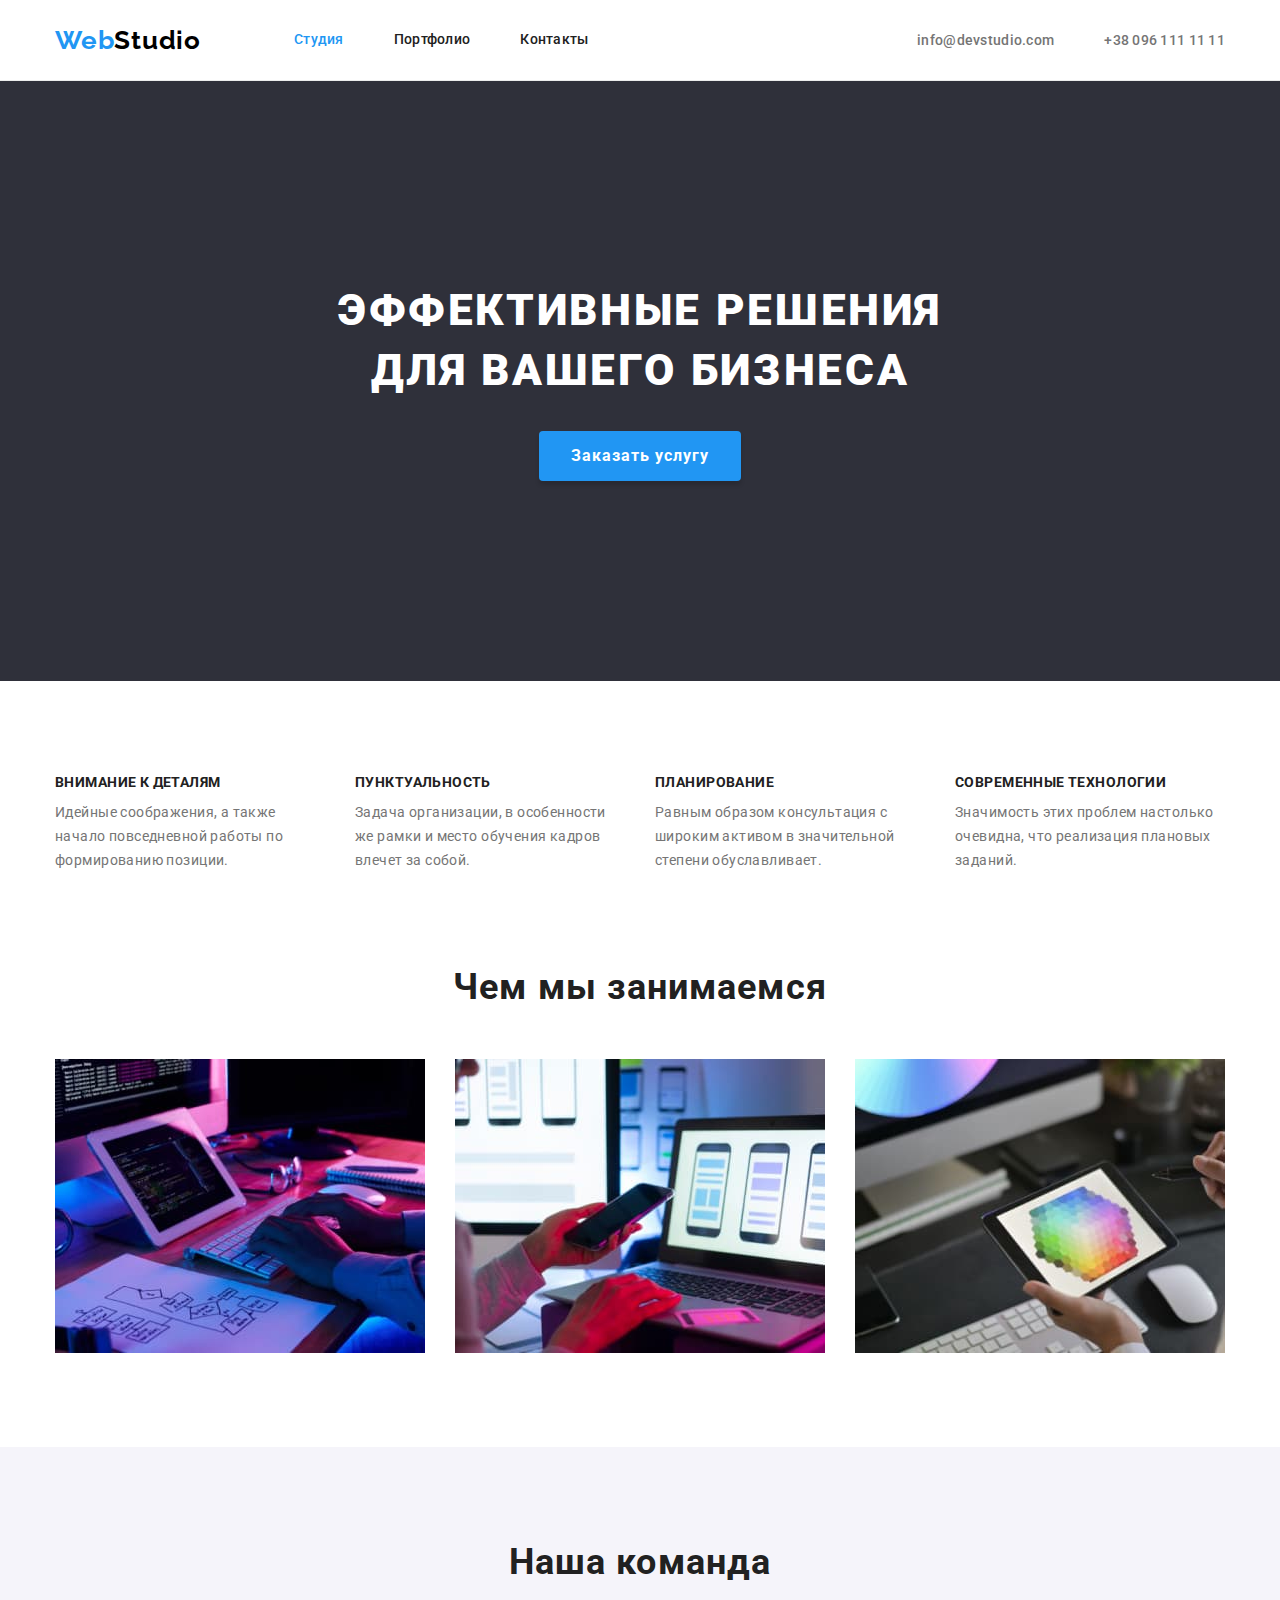
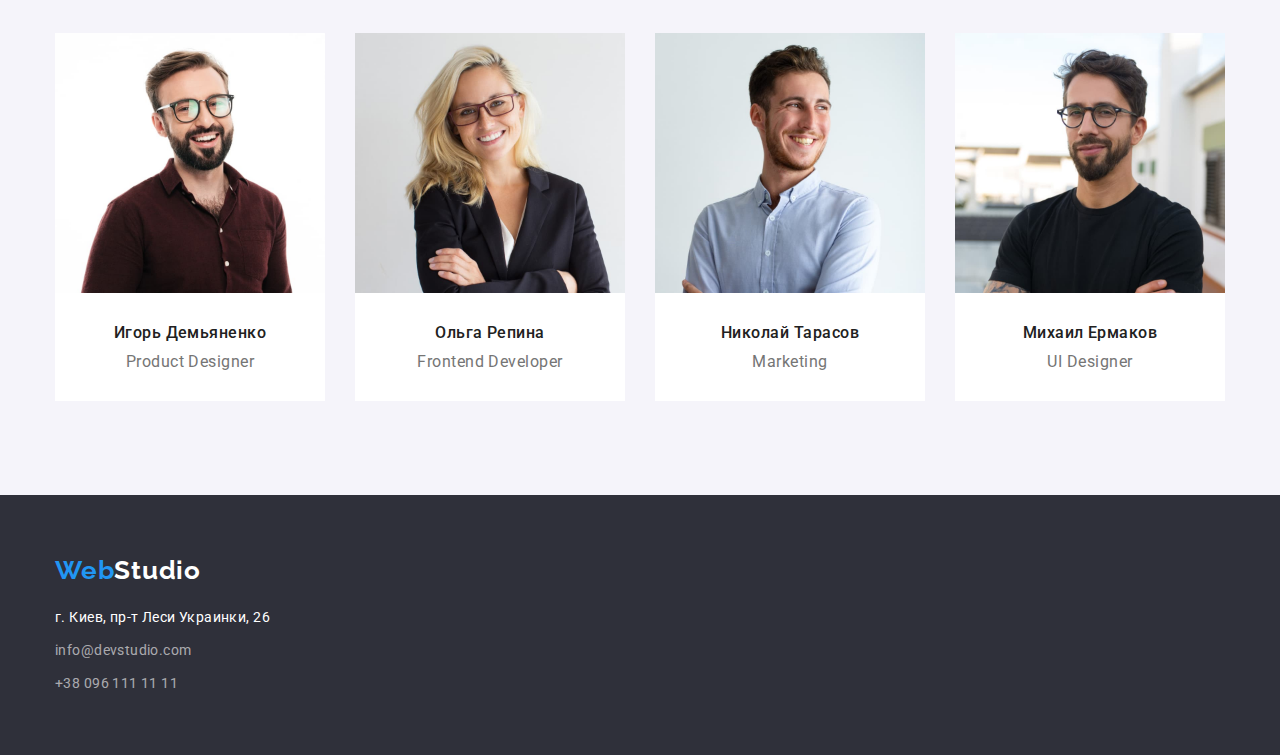
<file: index.html>
<!DOCTYPE html>
<html lang="ru">
  <head>
    <meta charset="UTF-8" />
    <meta http-equiv="X-UA-Compatible" content="IE=edge" />
    <meta name="viewport" content="width=device-width, initial-scale=1.0" />
    <title>Студія</title>
    <link rel="preconnect" href="https://fonts.googleapis.com" />
    <link rel="preconnect" href="https://fonts.gstatic.com" crossorigin />
    <link
      href="https://fonts.googleapis.com/css2?family=Raleway:wght@700&family=Roboto:wght@400;500;700;900&display=swap"
      rel="stylesheet"
    />
    <link rel="stylesheet" href="./modern-normalize/modern-normalize.css" />
    <link rel="stylesheet" href="./css/styles.css" />
  </head>
  <body>
    <!-- Header -->
    <header class="header-site">
      <div class="container">
        <nav class="navigation">
          <!-- Logo -->
          <a href="./index.html" class="logo" lang="en"
            >Web<span style="color: #000000">Studio</span>
          </a>
          <!-- Navigation -->
          <ul class="navigation-list list">
            <li class="navigation-item">
              <a href="./index.html" class="navigation-link link current">Студия</a>
            </li>
            <li class="navigation-item">
              <a href="./portfolio.html" class="navigation-link link">Портфолио</a>
            </li>
            <li class="navigation-item"><a href="" class="navigation-link link">Контакты</a></li>
          </ul>

          <!-- Contacts -->
          <ul class="header-contacts-list list">
            <li class="header-contacts-item">
              <a href="mailto:info@devstudio.com" class="header-mail link">info@devstudio.com</a>
            </li>
            <li class="header-contacts-item">
              <a href="tel:+380961111111" class="header-tel link">+38 096 111 11 11</a>
            </li>
          </ul>
        </nav>
      </div>
    </header>

    <main>
      <!-- Hero -->
      <section class="hero">
        <div class="container">
          <h1 class="hero-text">
            Эффективные решения<br />
            для вашего бизнеса
          </h1>
          <button class="hero-button" type="button">Заказать услугу</button>
        </div>
      </section>
      <!-- Feature -->
      <section class="feature">
        <div class="container">
          <h2 class="visually-hidden">Положительные качества</h2>
          <ul class="feature-list list">
            <li class="feature-item">
              <h3 class="feature-slogan">Внимание к деталям</h3>
              <p class="feature-text">
                Идейные соображения, а также начало повседневной работы по формированию позиции.
              </p>
            </li>
            <li class="feature-item">
              <h3 class="feature-slogan">Пунктуальность</h3>
              <p class="feature-text">
                Задача организации, в особенности же рамки и место обучения кадров влечет за собой.
              </p>
            </li>
            <li class="feature-item">
              <h3 class="feature-slogan">Планирование</h3>
              <p class="feature-text">
                Равным образом консультация с широким активом в значительной степени обуславливает.
              </p>
            </li>
            <li class="feature-item">
              <h3 class="feature-slogan">Современные технологии</h3>
              <p class="feature-text">
                Значимость этих проблем настолько очевидна, что реализация плановых заданий.
              </p>
            </li>
          </ul>
        </div>
      </section>
      <!-- Function -->
      <section class="function">
        <div class="container">
          <h2 class="function-title">Чем мы занимаемся</h2>
          <ul class="function-list list">
            <li class="function-item">
              <img
                class="function-image"
                src="./images/box1.jpg"
                alt="человек печатает на клавиатуре"
                width="370"
              />
            </li>
            <li class="function-item">
              <img
                class="function-image"
                src="./images/box2.jpg"
                alt="человек держит в левой руке смартфон"
                width="370"
              />
            </li>
            <li class="function-item">
              <img
                class="function-image"
                src="./images/box3.jpg"
                alt="человек держит в левой руке планшет"
                width="370"
              />
            </li>
          </ul>
        </div>
      </section>
      <!-- Team -->
      <section class="team">
        <div class="container">
          <h2 class="team-title">Наша команда</h2>
          <ul class="team-list list">
            <li class="team-item">
              <img
                class="team-member-image"
                src="./images/img1-1.jpg"
                alt="Игорь Демьяненко"
                width="270"
              />
              <h3 class="team-member">Игорь Демьяненко</h3>
              <p class="team-position" lang="en">Product Designer</p>
            </li>
            <li class="team-item">
              <img
                class="team-member-image"
                src="./images/img2-2.jpg"
                alt="Ольга Репина"
                width="270"
              />
              <h3 class="team-member">Ольга Репина</h3>
              <p class="team-position" lang="en">Frontend Developer</p>
            </li>
            <li class="team-item">
              <img
                class="team-member-image"
                src="./images/img3-3.jpg"
                alt="Николай Тарасов"
                width="270"
              />
              <h3 class="team-member">Николай Тарасов</h3>
              <p class="team-position" lang="en">Marketing</p>
            </li>
            <li class="team-item">
              <img
                class="team-member-image"
                src="./images/img4-4.jpg"
                alt="Михаил Ермаков"
                width="270"
              />
              <h3 class="team-member">Михаил Ермаков</h3>
              <p class="team-position" lang="en">UI Designer</p>
            </li>
          </ul>
        </div>
      </section>
    </main>
    <!-- Footer -->
    <footer>
      <section class="footer">
        <div class="container">
          <a href="./index.html" class="logo" lang="en"
            >Web<span style="color: #ffffff">Studio</span>
          </a>
          <address class="contacts">
            <ul class="footer-contacts-list list">
              <li class="footer-contacts-item">
                <a
                  href="https://goo.gl/maps/HDN4hE1YP44BsTAq8"
                  target="_blank"
                  rel="noopenr noindex nofollow"
                  class="footer-address link"
                  >г. Киев, пр-т Леси Украинки, 26</a
                >
              </li>
              <li class="footer-contacts-item">
                <a href="mailto:info@devstudio.com" class="footer-mail link">info@devstudio.com</a>
              </li>
              <li class="footer-contacts-item">
                <a href="tel:+380961111111" class="footer-tel link">+38 096 111 11 11</a>
              </li>
            </ul>
          </address>
        </div>
      </section>
    </footer>
  </body>
</html>
</file>
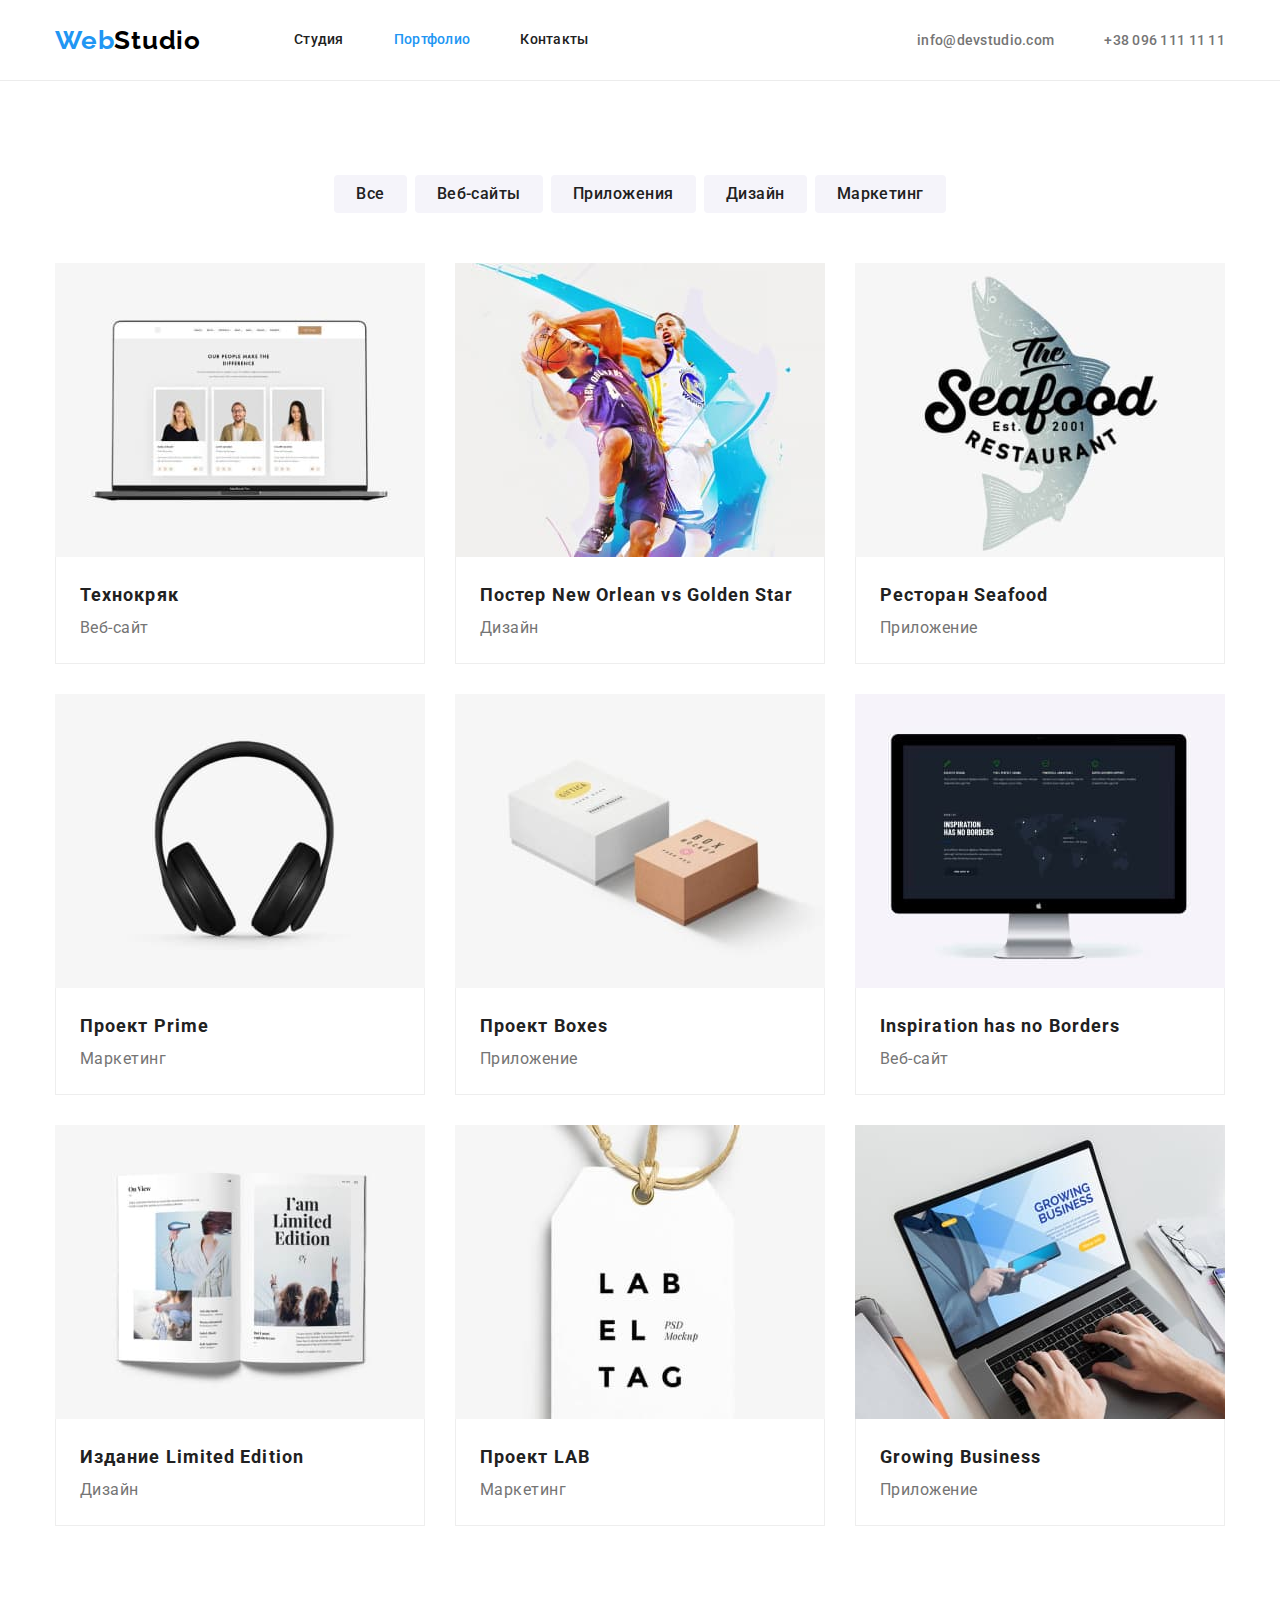
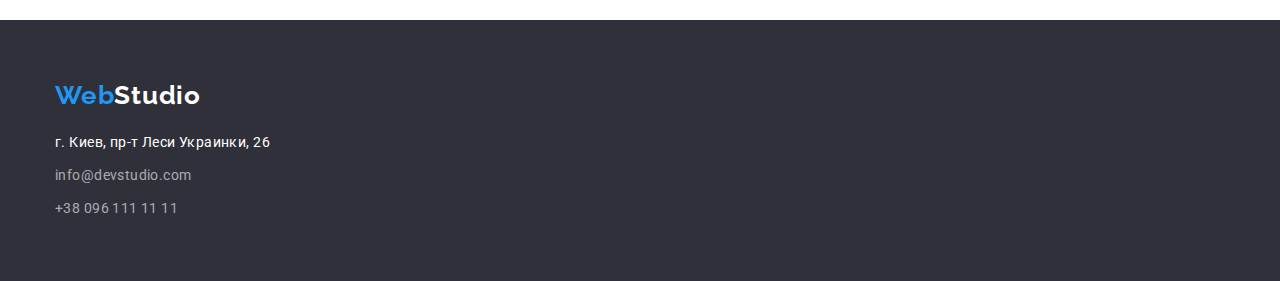
<file: portfolio.html>
<!DOCTYPE html>
<html lang="ru">
  <head>
    <meta charset="UTF-8" />
    <meta http-equiv="X-UA-Compatible" content="IE=edge" />
    <meta name="viewport" content="width=device-width, initial-scale=1.0" />
    <title>Портфоліо</title>
    <link rel="preconnect" href="https://fonts.googleapis.com" />
    <link rel="preconnect" href="https://fonts.gstatic.com" crossorigin />
    <link
      href="https://fonts.googleapis.com/css2?family=Raleway:wght@700&family=Roboto:wght@400;500;700;900&display=swap"
      rel="stylesheet"
    />
    <link rel="stylesheet" href="./modern-normalize/modern-normalize.css" />
    <link rel="stylesheet" href="./css/styles.css" />
  </head>
  <body>
    <!-- Header -->
    <header class="header-site">
      <div class="container">
        <nav class="navigation">
          <!-- Logo -->
          <a href="./index.html" class="logo" lang="en"
            >Web<span style="color: #000000">Studio</span>
          </a>
          <!-- Navigation -->
          <ul class="navigation-list list">
            <li class="navigation-item">
              <a href="./index.html" class="navigation-link link">Студия</a>
            </li>
            <li class="navigation-item">
              <a href="./portfolio.html" class="navigation-link link current">Портфолио</a>
            </li>
            <li class="navigation-item"><a href="" class="navigation-link link">Контакты</a></li>
          </ul>

          <!-- Contacts -->
          <ul class="header-contacts-list list">
            <li class="header-contacts-item">
              <a href="mailto:info@devstudio.com" class="header-mail link">info@devstudio.com</a>
            </li>
            <li class="header-contacts-item">
              <a href="tel:+380961111111" class="header-tel link">+38 096 111 11 11</a>
            </li>
          </ul>
        </nav>
      </div>
    </header>
    <!-- Main -->
    <main>
      <!-- Project -->
      <section class="projects">
        <div class="container">
          <h1 class="visually-hidden">Наши проекты</h1>
          <ul class="filter-list list">
            <li class="filter-item">
              <button class="filter-btn" type="button">Все</button>
            </li>
            <li class="filter-item">
              <button class="filter-btn" type="button">Веб-сайты</button>
            </li>
            <li class="filter-item">
              <button class="filter-btn" type="button">Приложения</button>
            </li>
            <li class="filter-item">
              <button class="filter-btn" type="button">Дизайн</button>
            </li>
            <li class="filter-item">
              <button class="filter-btn" type="button">Маркетинг</button>
            </li>
          </ul>
          <ul class="projects-list list">
            <li class="projects-item">
              <img width="370" src="./images/img-2-1.jpg" alt="" />
              <div class="projects-text">
               <h2 class="projects-name">Технокряк</h2>
               <p class="projects-type">Веб-сайт</p>
              </div>
            </li>
            <li class="projects-item">
              <img width="370" src="./images/img-2-2.jpg" alt="" />
              <div class="projects-text">
               <h2 class="projects-name">Постер New Orlean vs Golden Star</h2>
               <p class="projects-type">Дизайн</p>
              </div>
            </li>
            <li class="projects-item">
              <img width="370" src="./images/img-2-3.jpg" alt="" />
              <div class="projects-text">
               <h2 class="projects-name">Ресторан Seafood</h2>
               <p class="projects-type">Приложение</p>
              </div>
            </li>
            <li class="projects-item">
              <img width="370" src="./images/img-2-4.jpg" alt="" />
              <div class="projects-text">
               <h2 class="projects-name">Проект Prime</h2>
               <p class="projects-type">Маркетинг</p>
              </div>
            </li>
            <li class="projects-item">
              <img width="370" src="./images/img-2-5.jpg" alt="" />
              <div class="projects-text">
               <h2 class="projects-name">Проект Boxes</h2>
               <p class="projects-type">Приложение</p>
              </div>
            </li>
            <li class="projects-item">
              <img width="370" src="./images/img-2-6.jpg" alt="" />
              <div class="projects-text">
               <h2 class="projects-name">Inspiration has no Borders</h2>
               <p class="projects-type">Веб-сайт</p>
            </li>
            <li class="projects-item">
              <img width="370" src="./images/img-2-7.jpg" alt="" />
               <div class="projects-text">
               <h2 class="projects-name">Издание Limited Edition</h2>
              <p class="projects-type">Дизайн</p>
              </div>
            </li>
            <li class="projects-item">
              <img width="370" src="./images/img-2-8.jpg" alt="" />
              <div class="projects-text">
               <h2 class="projects-name">Проект LAB</h2>
               <p class="projects-type">Маркетинг</p>

              </div>
            </li>
            <li class="projects-item">
              <img width="370" src="./images/img-2-9.jpg" alt="" />
              <div class="projects-text">
               <h2 class="projects-name">Growing Business</h2>
               <p class="projects-type">Приложение</p>
               
              </div>
            </li>
          </ul>
        </div>
      </section>
    </main>
    <!-- Footer -->
    <footer>
      <section class="footer">
        <div class="container">
          <a href="./index.html" class="logo" lang="en"
            >Web<span style="color: #ffffff">Studio</span>
          </a>
          <address class="contacts">
            <ul class="footer-contacts-list list">
              <li class="footer-contacts-item">
                <a
                  href="https://goo.gl/maps/HDN4hE1YP44BsTAq8"
                  target="_blank"
                  rel="noopenr noindex nofollow"
                  class="footer-address link"
                  >г. Киев, пр-т Леси Украинки, 26</a
                >
              </li>
              <li class="footer-contacts-item">
                <a href="mailto:info@devstudio.com" class="footer-mail link">info@devstudio.com</a>
              </li>
              <li class="footer-contacts-item">
                <a href="tel:+380961111111" class="footer-tel link">+38 096 111 11 11</a>
              </li>
            </ul>
          </address>
        </div>
      </section>
    </footer>
  </body>
</html>
</file>
<file: css/styles.css>
/* ----- */
:root {
  --dominant-text-color: #212121;
  --logo-color: #2196f3;
  --navigation-link-color: #212121;
  --focus-link-color: #2196f3;
  --focus-contact-color: #2196f3;
  --header-contact-color: #757575;
  --hero-text-color: #ffffff;
  --hero-button-background-color: #2196f3;
  --hero-button-text-color: #ffffff;
  --feature-subtitle-color: #757575;
  --team-subtitle-color: #757575;
  --team-background-color: #f5f4fa;
  --footer-background-color: #2f303a;
  --footer-contact-color: rgba(255, 255, 255, 0.6);
  --footer-address-color: #ffffff;
  --batton-filter-focus-background-color: #2196f3;
  --batton-filter-focus-text-color: #ffffff;
  --batton-filter-background-color: #f5f4fa;
  --batton-filter-text-color: #212121;
  --projects-subtitle-color: #757575;
  --margin-foto: 30px;
  --margin-title: 50px;
  --margin-subtitle: 10px;
  --section-padding: 94px;
}

/* --------------- */
body {
  font-family: 'Roboto';

  color: var(--dominant-text-color--);
  background-color: #ffffff;
}

p,
h1,
h2,
h3,
h4,
h5,
h6 {
  margin: 0;
}

ul,
ol {
  padding-left: 0;
  margin: 0;
}

button {
  cursor: pointer;
}

img {
  display: block;
}

.link {
  text-decoration: none;
}

.list {
  list-style: none;
}

.container {
  width: 1200px;
  padding-left: 15px;
  padding-right: 15px;
  margin: 0 auto;
  /* outline: 1px solid red; */
}

/* --------------------------PADDING-SECTION-------------------------- */

.feature,
.function,
.team,
.projects {
  padding-top: var(--section-padding);
  padding-bottom: var(--section-padding);
}

/* --------------------------MARGIN-------------------------- */

.function-title,
.team-title,
.filter-list {
  margin-bottom: var(--margin-title);
}

.feature-slogan,
.team-member {
  margin-bottom: var(--margin-subtitle);
}

/* --------------------------HEADER-------------------------- */

.header-site {
  border-bottom: 1px solid #ececec;
  /* padding-top: 25px;
  padding-bottom: 25px; */
}

.navigation {
  display: flex;
  align-items: center;

  /* padding-top: 25px;
  padding-bottom: 25px; */
}

/* ----------LOGO---------- */
.logo {
  text-decoration: none;
  color: var(--logo-color);
  font-family: 'Raleway';
  font-weight: 700;
  font-size: 26px;
  line-height: 1.19;
  letter-spacing: 0.03em;
}
/*  --------  --------  --------  -------- */

.navigation-list {
  display: flex;

  margin-left: 93px;
}

.navigation-item:not(:last-child) {
  margin-right: 50px;
}

.navigation-link {
  display: block;
  padding-top: 32px;
  padding-bottom: 32px;

  font-weight: 500;
  font-size: 14px;
  line-height: 1.14;
  letter-spacing: 0.02em;
  color: var(--navigation-link-color);
}

.current {
  color: var(--focus-link-color);
}

.navigation-link:hover,
.navigation-link:focus {
  color: var(--focus-link-color);
}

.header-contacts-list {
  display: flex;
  margin-left: auto;
}
.header-contacts-item + .header-contacts-item {
  margin-left: 50px;
}

.header-tel:focus,
.header-tel:hover,
.header-mail:focus,
.header-mail:hover {
  color: var(--focus-contact-color);
}

.header-tel,
.header-mail {
  font-weight: 500;
  font-size: 14px;
  line-height: 1.14;
  letter-spacing: 0.02em;
  color: var(--header-contact-color);
}

/* --------------------------HERO-------------------------- */

.hero {
  background-color: #2f303a;
  text-align: center;
  padding-top: 200px;
  padding-bottom: 200px;
}
.hero-text {
  font-weight: 900;
  font-size: 44px;
  line-height: 1.36;
  letter-spacing: 0.06em;
  text-transform: uppercase;
  color: var(--hero-text-color);
  /* max-width: 696px; */
  margin-bottom: 30px;
}
.hero-button {
  padding: 10px 32px;
  border: none;

  font-family: inherit;
  font-weight: 700;
  font-size: 16px;
  line-height: 1.88;
  letter-spacing: 0.06em;
  align-items: center;
  text-align: center;
  border-radius: 4px;
  box-shadow: 0px 4px 4px rgba(0, 0, 0, 0.15);

  color: var(--hero-button-text-color);
  background-color: var(--hero-button-background-color);
}
.hero-button:hover,
.hero-button:focus {
  color: var(--hero-button-background-color);
  background-color: var(--hero-button-text-color);
}

/* --------------------------FEATURE-------------------------- */

.feature-list {
  display: flex;
  margin-left: -30px;
}

.feature-item {
  flex-basis: calc(100% / 4 - 30px);
  margin-left: 30px;
  min-width: 270px;
}

.visually-hidden {
  position: absolute;
  white-space: nowrap;
  width: 1px;
  height: 1px;
  overflow: hidden;
  border: 0;
  padding: 0;
  clip: rect(0 0 0 0);
  clip-path: inset(50%);
  margin: -1px;
}

.feature-slogan {
  text-transform: uppercase;
  font-size: 14px;
  line-height: 1.14;
  letter-spacing: 0.03em;
  color: var(--dominant-text-color);
}

.feature-text {
  font-size: 14px;
  line-height: 1.71;
  letter-spacing: 0.03em;
  color: var(--feature-subtitle-color);
}

/* --------------------------FUNCTION-------------------------- */

.function {
  padding-top: 0px;
}

.function-title {
  font-size: 36px;
  line-height: 1.17;
  text-align: center;
  letter-spacing: 0.03em;
  color: var(--dominant-text-color);
}

.function-list {
  display: flex;
  margin-left: -30px;
}

.function-item {
  flex-basis: calc(100% / 3 - 30px);
  margin-left: 30px;
}

/* --------------------------TEAM-------------------------- */

.team {
  background-color: var(--team-background-color);
}

.team-title {
  font-size: 36px;
  line-height: 1.17;
  text-align: center;
  letter-spacing: 0.03em;
  color: var(--dominant-text-color);
}

.team-list {
  display: flex;

  margin-left: -30px;
}

.team-item {
  flex-basis: calc(100% / 4 - 30px);
  margin-left: 30px;
  background-color: #ffffff;
}

.team-member-image {
  margin-bottom: 30px;
}

.team-member {
  font-weight: 500;
  font-size: 16px;
  line-height: 1.19;
  text-align: center;
  letter-spacing: 0.03em;
  color: var(--dominant-text-color);
}

.team-position {
  font-size: 16px;
  line-height: 1.19;
  text-align: center;
  letter-spacing: 0.03em;
  color: var(--team-subtitle-color);
  padding-bottom: 30px;
}

/* --------------------------FOOTER-------------------------- */
.footer {
  font-family: 'Roboto';
  background-color: var(--footer-background-color);
  padding-top: 60px;
  padding-bottom: 60px;
}

.contacts {
  margin-top: 20px;
}

.footer-contacts-item:not(:last-child) {
  margin-bottom: 9px;
}

.footer-tel:focus,
.footer-tel:hover,
.footer-mail:focus,
.footer-mail:hover,
.footer-address:focus,
.footer-address:hover {
  color: var(--focus-contact-color);
}

.footer-address {
  font-style: normal;
  font-size: 14px;
  line-height: 1.71;
  letter-spacing: 0.03em;
  color: var(--footer-address-color);
}

.footer-tel,
.footer-mail {
  font-style: normal;
  font-size: 14px;
  line-height: 1.71;
  letter-spacing: 0.03em;
  color: var(--footer-contact-color);
}

/* --------------------------Filter-PORTFOLIO-------------------------- */

.filter-list {
  display: flex;
  justify-content: center;
}

.filter-item:not(:last-child) {
  margin-right: 8px;
}

.filter-btn {
  padding: 6px 22px;
  border: none;
  border-radius: 4px;

  font-weight: 500;
  font-size: 16px;
  line-height: 1.63;
  text-align: center;
  letter-spacing: 0.03em;
  color: var(--batton-filter-text-color);
  background-color: var(--batton-filter-background-color);
  cursor: pointer;
}
.filter-btn:focus,
.filter-btn:hover {
  font-weight: 500;
  font-size: 16px;
  line-height: 1.63;
  text-align: center;
  letter-spacing: 0.03em;
  color: var(--batton-filter-focus-text-color);
  background-color: var(--batton-filter-focus-background-color);
}

.projects-list {
  display: flex;
  flex-wrap: wrap;
  margin-left: -30px;
  margin-bottom: -30px;
}

/* .feature-list {
  display: flex;
  margin-left: -30px;
} */

.projects-item {
  flex-basis: calc(100% / 3 - 30px);
  margin-left: 30px;
  margin-bottom: 30px;
}

.projects-name {
  font-size: 18px;
  line-height: 2;
  letter-spacing: 0.06em;
  color: var(--dominant-text-color);
}

.projects-type {
  font-size: 16px;
  line-height: 1.88;
  letter-spacing: 0.03em;
  color: var(--projects-subtitle-color);
}

.projects-text {
  padding: 20px 24px;
  border: 1px solid #eeeeee;
  border-top: none;
}

/* ------ ------ ------- ----  */
</file>
